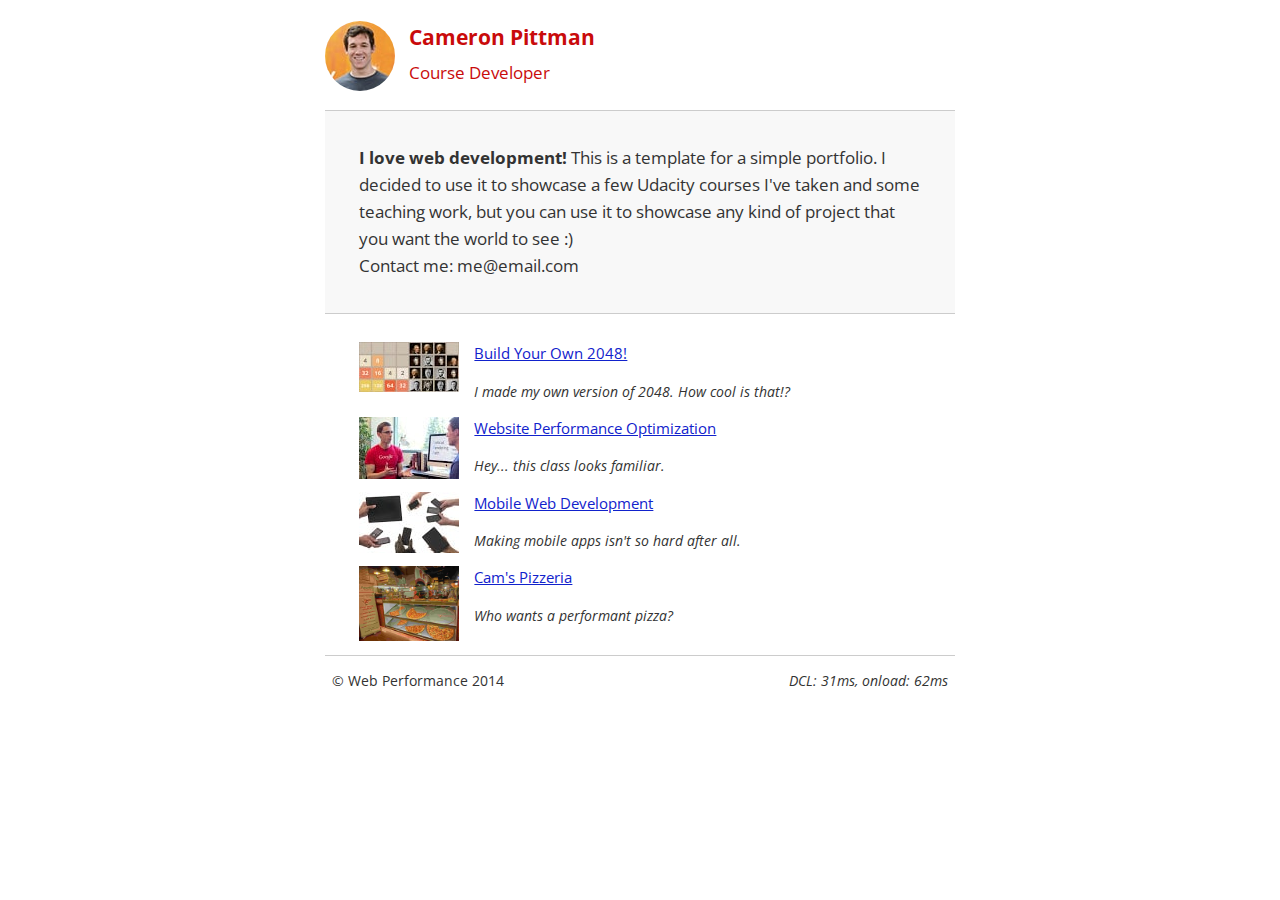
<file: frontend-nanodegree-mobile-portfolio-master/index.html>
<!DOCTYPE html>
<!-- Inlined CSS -->
<html lang="en" style="font-size: 100%;
  overflow-y: scroll;
  -webkit-tap-highlight-color: rgba(0,0,0,0);
  -ms-text-size-adjust: 100%;
  -webkit-text-size-adjust: none;">
  <head>
    <meta charset="utf-8">
    <meta name="viewport" content="width=device-width, initial-scale=1">
    <meta name="description" content=" FILL ME IN ">
    <meta name="author" content=" FILL ME IN ">
    <title>Cameron Pittman: Portfolio</title>
    <style>
      html {
  font-size: 100%;
  overflow-y: scroll;
  -ms-text-size-adjust: 100%;
  -webkit-text-size-adjust: none;
}

body {
  margin: 0;
  font-size: 14px;
  line-height: 1.61;
  font-weight: 400;
}

body {
  font-family: 'Open Sans', sans-serif;
  color: #333;
}

a {
  color: #12C;
}

a:visited {
  color: #61C;
}

strong {
  font-weight: bold;
}

ul {
  margin: 1em 0;
  padding: 0 0 0 20px;
}

img {
  border: 0;
  max-width: 100%;
}

body {
  background: #fff;
}

header,
footer,
.container {
  max-width: 45em;
  margin: 0 auto;
}

header {
  padding: 0 0.5em;
  color: #C90B0B;
}

header img {
  border-radius: 40px;
  float: left;
}

header p {
  font-size: 1.5em;
  font-weight: bold;
  padding-left: 4em;
}

header p span {
  font-size: 0.8em;
  font-weight: normal;
}

.hero {
  padding: 2em;
  background-color: #f8f8f8;
  font-size: 1.2em;
  border-bottom: 1px solid #ccc;
  border-top: 1px solid #ccc;
}

.content {
  padding: 1em 1em;
}

.content li {
  list-style-type: none;
  font-size: 1.1em;
}

li img {
  float: left;
  padding-right: 1em;
}

li p {
  font-size: 0.9em;
  font-style: italic;
}

footer {
  padding: 0 0.5em;
  border-top: 1px solid #ccc;
}

footer span {
  float: right;
  font-style: italic;
}
/*CSS for mobile*/
@media only screen and (max-width: 480px) {
  body {
    font-size: 12px;
  }

  header p {
    padding-left: 4.5em;
  }
}
    </style>

    <!-- Hmm, what is the impact of web fonts on speed? Measure it... -->
    <link href="//fonts.googleapis.com/css?family=Open+Sans:400,700" rel="stylesheet" media="none" onload="if(media!='all')media='all'">

    
    <!-- Added the print media query -->
    <link href="css/print.css" rel="stylesheet" media="print">

    <script>
      (function(w,g){w['GoogleAnalyticsObject']=g;
      w[g]=w[g]||function(){(w[g].q=w[g].q||[]).push(arguments)};w[g].l=1*new Date();})(window,'ga');
      // Optional TODO: replace with your Google Analytics profile ID.
      ga('create', 'UA-XXXX-Y');
      ga('send', 'pageview');
    </script>
    <script async src="http://www.google-analytics.com/analytics.js"></script>
    <script async src="js/perfmatters.js"></script>
  </head>

  <body>
    <header>
      <a href="/"><img src="img/profilepic.jpg"></a>
      <p>Cameron Pittman<br><span>Course Developer</span></p>
    </header>

    <div class="container">
      <div class="hero">
        <strong>I love web development!</strong> This is a template for a simple portfolio. I decided to use it to showcase a few Udacity courses I've taken and some teaching work, but you can use it to showcase any kind of project that you want the world to see :) <br> Contact me: me@email.com
      </div>

      <div class="content">
        <ul>
          <li>
            <img src="img/president-2048.jpg">
            <a href="project-2048.html">Build Your Own 2048!</a>
            <p>I made my own version of 2048. How cool is that!?</p>
          </li>

          <li>
            <img src="img/talking.jpg">
            <a href="project-webperf.html">Website Performance Optimization</a>
            <p>Hey... this class looks familiar.</p>
          </li>

          <li>
            <img src="img/phone.jpg">
            <a href="project-mobile.html">Mobile Web Development</a>
            <p>Making mobile apps isn't so hard after all.</p>
          </li>

          <li>
            <img style="width: 100px;" src="views/images/pizzeria.jpg">
            <a href="views/pizza.html">Cam's Pizzeria</a>
            <p>Who wants a performant pizza?</p>
          </li>
        </ul>
      </div>

      <footer>
        <p>&copy; Web Performance 2014 <span id="crp-stats"></span></p>
      </footer>
    </div>
    <!-- Link to general CSS -->
    <link href="css/style.css" rel="stylesheet">
    <!-- Link to mobile CSS -->
    <link href="css/style-mobile.css" rel="stylesheet" media="only screen and (max-width: 480px)"> 
  </body>
</html>
</file>
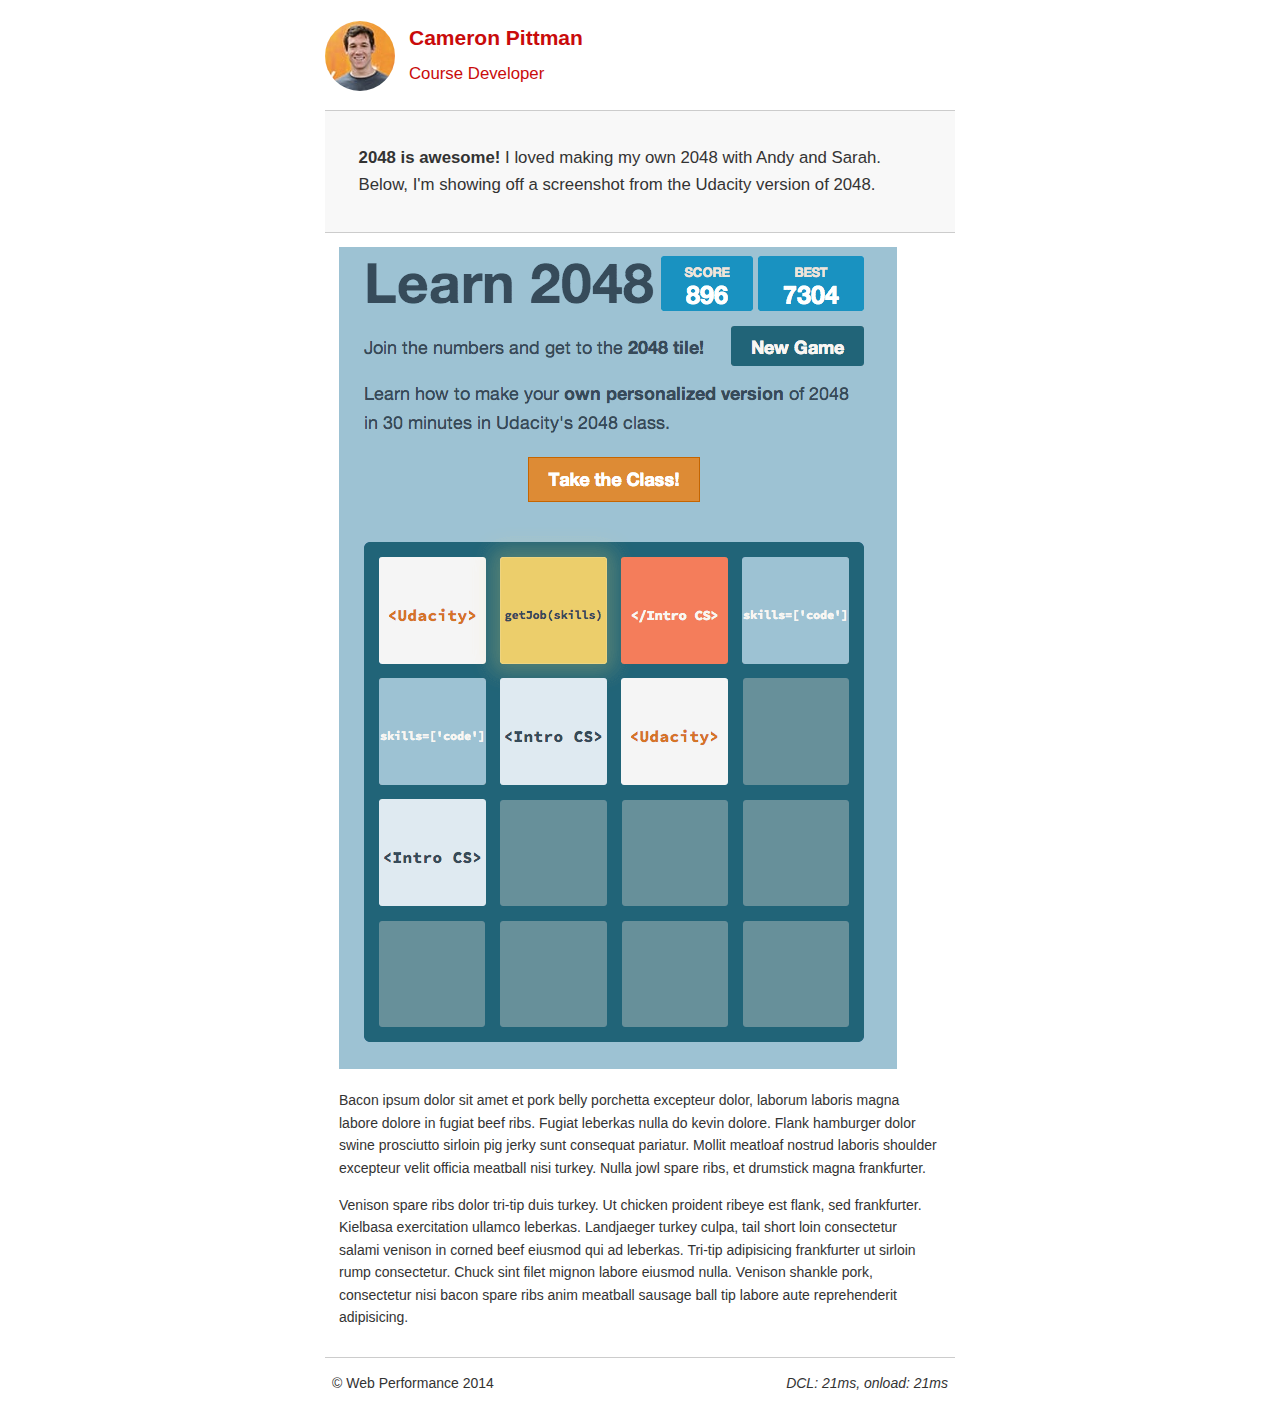
<file: frontend-nanodegree-mobile-portfolio-master/project-2048.html>
<!DOCTYPE html>
<html lang="en">
  <head>
    <meta charset="utf-8">
    <meta name="viewport" content="width=device-width, initial-scale=1">
    <meta name="description" content=" FILL ME IN ">
    <meta name="author" content=" FILL ME IN ">
    <title>Cameron Pittman: Portfolio</title>

    <!-- Hmm, what is the impact of web fonts on speed? Measure it... -->
    <!-- <link href="//fonts.googleapis.com/css?family=Open+Sans:400,700" rel="stylesheet"> -->

    <link href="css/style.css" rel="stylesheet">
    <link href="css/print.css" rel="stylesheet">

    <script>
      (function(w,g){w['GoogleAnalyticsObject']=g;
      w[g]=w[g]||function(){(w[g].q=w[g].q||[]).push(arguments)};w[g].l=1*new Date();})(window,'ga');

      // Optional TODO: replace with your Google Analytics profile ID.
      ga('create', 'UA-XXXX-Y');
      ga('send', 'pageview');
    </script>
    <script src="//www.google-analytics.com/analytics.js"></script>
    <script src="js/perfmatters.js"></script>
  </head>

  <body>
    <header>
      <a href="/"><img src="img/profilepic.jpg"></a>
      <p>Cameron Pittman<br><span>Course Developer</span></p>
    </header>

    <div class="container">
      <div class="hero">
        <strong>2048 is awesome!</strong> I loved making my own 2048 with Andy and Sarah. Below, I'm showing off a screenshot from the Udacity version of 2048.
      </div>

      <div class="content">

        <img class="img-responsive" src="img/2048.png">

        <p>Bacon ipsum dolor sit amet et pork belly porchetta excepteur dolor, laborum laboris magna labore dolore in fugiat beef ribs. Fugiat leberkas nulla do kevin dolore. Flank hamburger dolor swine prosciutto sirloin pig jerky sunt consequat pariatur. Mollit meatloaf nostrud laboris shoulder excepteur velit officia meatball nisi turkey. Nulla jowl spare ribs, et drumstick magna frankfurter.</p>

        <p>Venison spare ribs dolor tri-tip duis turkey. Ut chicken proident ribeye est flank, sed frankfurter. Kielbasa exercitation ullamco leberkas. Landjaeger turkey culpa, tail short loin consectetur salami venison in corned beef eiusmod qui ad leberkas. Tri-tip adipisicing frankfurter ut sirloin rump consectetur. Chuck sint filet mignon labore eiusmod nulla. Venison shankle pork, consectetur nisi bacon spare ribs anim meatball sausage ball tip labore aute reprehenderit adipisicing.</p>

    </div>

    <footer>
      <p>&copy; Web Performance 2014 <span id="crp-stats"></span></p>
    </footer>
  </body>
</html>
</file>
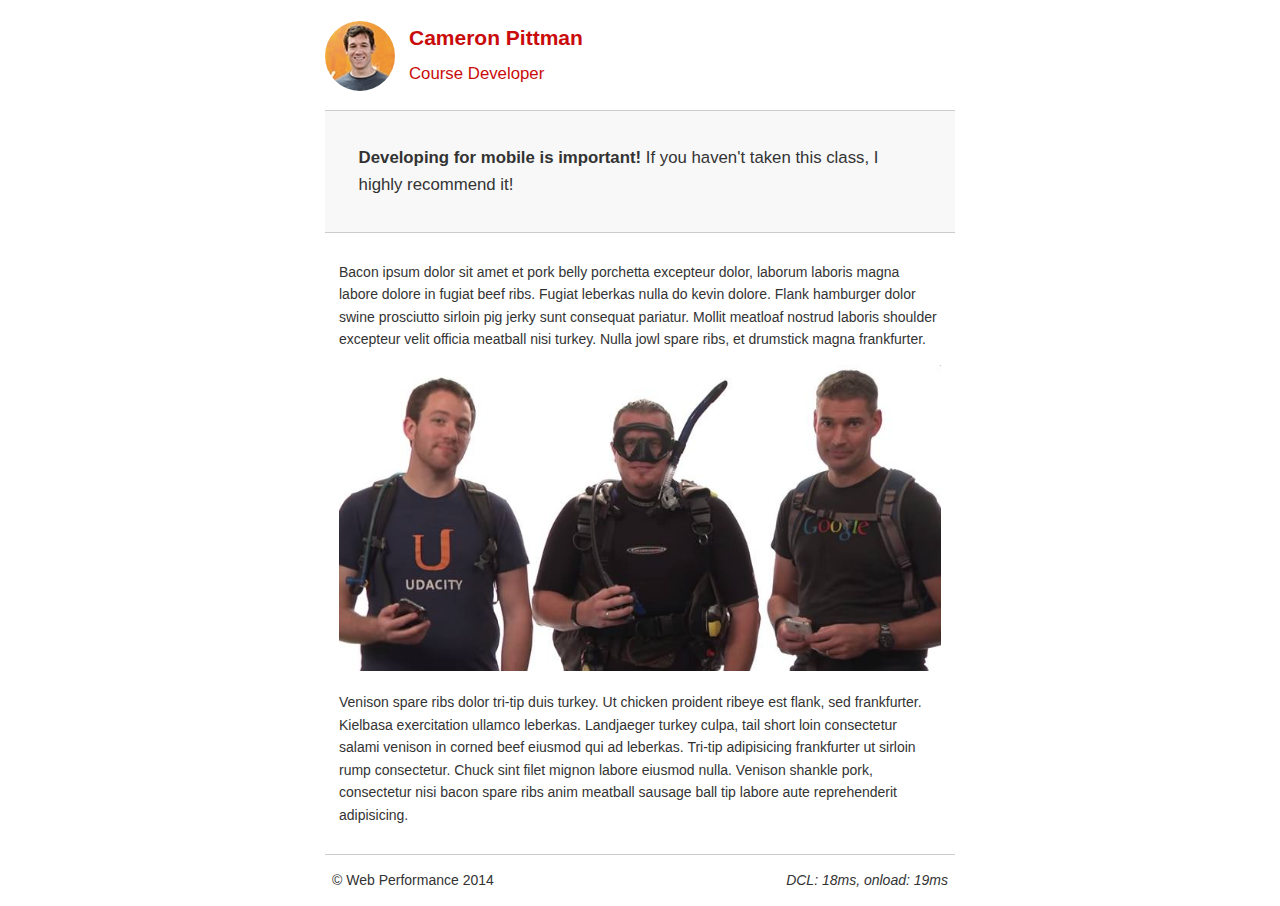
<file: frontend-nanodegree-mobile-portfolio-master/project-mobile.html>
<!DOCTYPE html>
<html lang="en">
  <head>
    <meta charset="utf-8">
    <meta name="viewport" content="width=device-width, initial-scale=1">
    <meta name="description" content=" FILL ME IN ">
    <meta name="author" content=" FILL ME IN ">
    <title>Cameron Pitman: Portfolio</title>

    <!-- Hmm, what is the impact of web fonts on speed? Measure it... -->
    <!-- <link href="//fonts.googleapis.com/css?family=Open+Sans:400,700" rel="stylesheet"> -->

    <link href="css/style.css" rel="stylesheet">
    <link href="css/print.css" rel="stylesheet">

    <script>
      (function(w,g){w['GoogleAnalyticsObject']=g;
      w[g]=w[g]||function(){(w[g].q=w[g].q||[]).push(arguments)};w[g].l=1*new Date();})(window,'ga');

      // Optional TODO: replace with your Google Analytics profile ID.
      ga('create', 'UA-XXXX-Y');
      ga('send', 'pageview');
    </script>
    <script src="http://www.google-analytics.com/analytics.js"></script>
    <script async src="js/perfmatters.js"></script>
  </head>

  <body>
    <header>
      <a href="/"><img src="img/profilepic.jpg"></a>
      <p>Cameron Pittman<br><span>Course Developer</span></p>
    </header>

    <div class="container">
      <div class="hero">
        <strong>Developing for mobile is important!</strong> If you haven't taken this class, I highly recommend it!
      </div>

      <div class="content">

        <p>Bacon ipsum dolor sit amet et pork belly porchetta excepteur dolor, laborum laboris magna labore dolore in fugiat beef ribs. Fugiat leberkas nulla do kevin dolore. Flank hamburger dolor swine prosciutto sirloin pig jerky sunt consequat pariatur. Mollit meatloaf nostrud laboris shoulder excepteur velit officia meatball nisi turkey. Nulla jowl spare ribs, et drumstick magna frankfurter.</p>

        <img src="img/mobilewebdev.jpg">

        <p>Venison spare ribs dolor tri-tip duis turkey. Ut chicken proident ribeye est flank, sed frankfurter. Kielbasa exercitation ullamco leberkas. Landjaeger turkey culpa, tail short loin consectetur salami venison in corned beef eiusmod qui ad leberkas. Tri-tip adipisicing frankfurter ut sirloin rump consectetur. Chuck sint filet mignon labore eiusmod nulla. Venison shankle pork, consectetur nisi bacon spare ribs anim meatball sausage ball tip labore aute reprehenderit adipisicing.</p>

    </div>

    <footer>
      <p>&copy; Web Performance 2014 <span id="crp-stats"></span></p>
    </footer>
  </body>
</html>
</file>
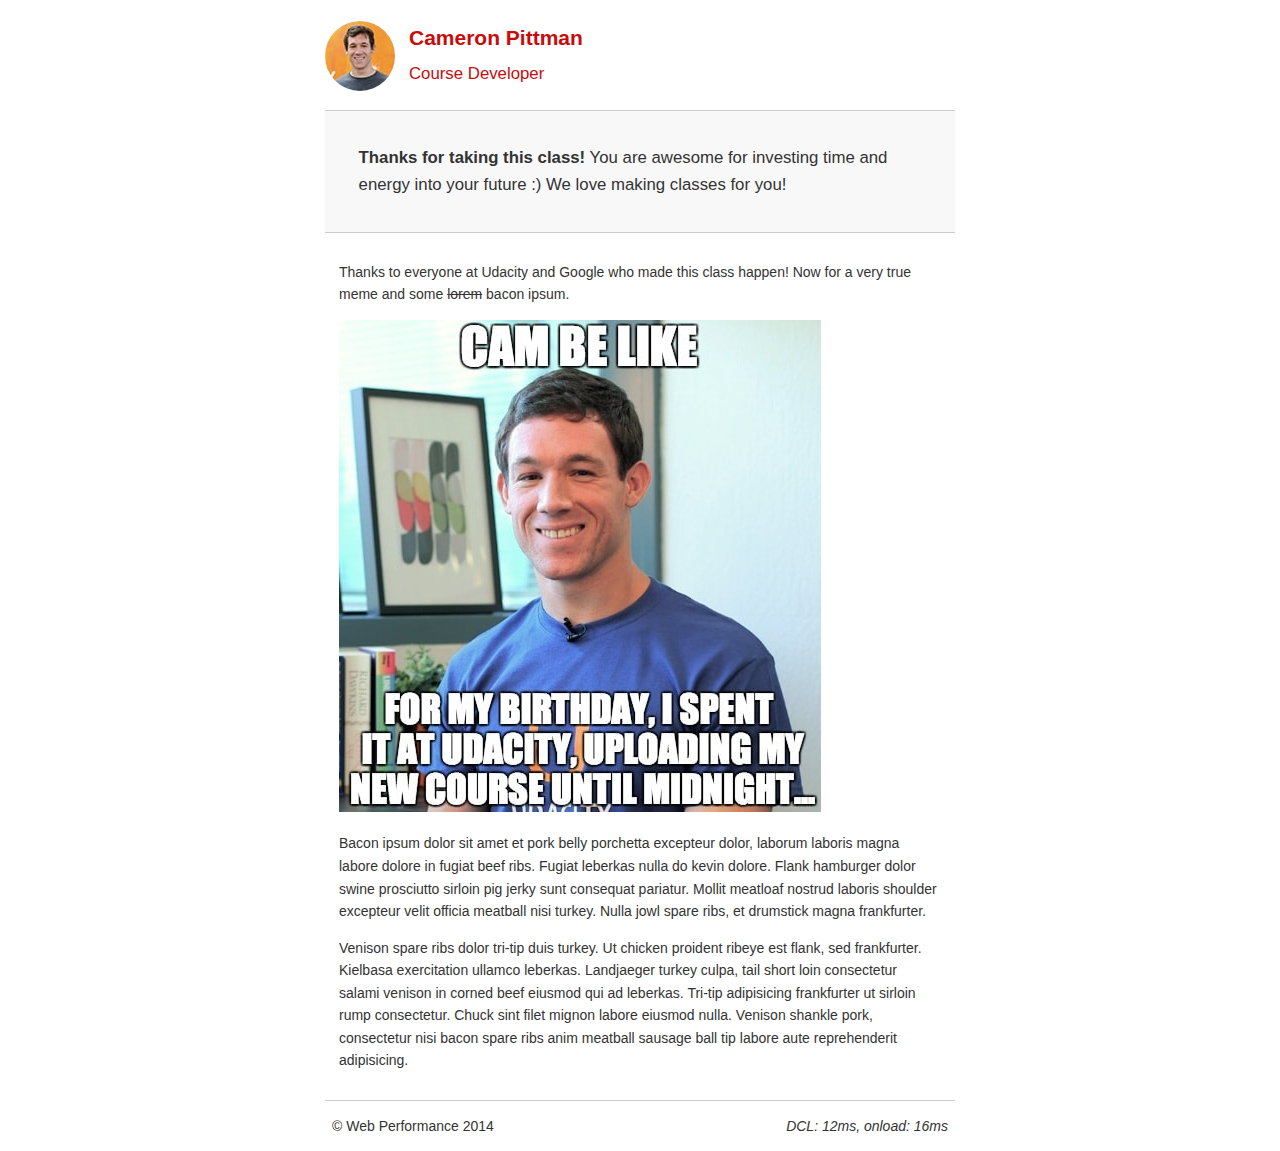
<file: frontend-nanodegree-mobile-portfolio-master/project-webperf.html>
<!DOCTYPE html>
<html lang="en">
  <head>
    <meta charset="utf-8">
    <meta name="viewport" content="width=device-width, initial-scale=1">
    <meta name="description" content=" FILL ME IN ">
    <meta name="author" content=" FILL ME IN ">
    <title>Cameron Pittman: Portfolio</title>

    <!-- Hmm, what is the impact of web fonts on speed? Measure it... -->
    <!-- <link href="//fonts.googleapis.com/css?family=Open+Sans:400,700" rel="stylesheet"> -->

    <link href="css/style.css" rel="stylesheet">
    <link href="css/print.css" rel="stylesheet">

    <script>
      (function(w,g){w['GoogleAnalyticsObject']=g;
      w[g]=w[g]||function(){(w[g].q=w[g].q||[]).push(arguments)};w[g].l=1*new Date();})(window,'ga');

      // Optional TODO: replace with your Google Analytics profile ID.
      ga('create', 'UA-XXXX-Y');
      ga('send', 'pageview');
    </script>
    <script src="http://www.google-analytics.com/analytics.js"></script>
    <script async src="js/perfmatters.js"></script>
  </head>

  <body>
    <header>
      <a href="/"><img src="img/profilepic.jpg"></a>
      <p>Cameron Pittman<br><span>Course Developer</span></p>
    </header>

    <div class="container">
      <div class="hero">
        <strong>Thanks for taking this class!</strong> You are awesome for investing time and energy into your future :) We love making classes for you!
      </div>

      <div class="content">

        <p>Thanks to everyone at Udacity and Google who made this class happen! Now for a very true meme and some <strike>lorem</strike> bacon ipsum.</p>

        <img src="img/cam_be_like.jpg">

        <p>Bacon ipsum dolor sit amet et pork belly porchetta excepteur dolor, laborum laboris magna labore dolore in fugiat beef ribs. Fugiat leberkas nulla do kevin dolore. Flank hamburger dolor swine prosciutto sirloin pig jerky sunt consequat pariatur. Mollit meatloaf nostrud laboris shoulder excepteur velit officia meatball nisi turkey. Nulla jowl spare ribs, et drumstick magna frankfurter.</p>

        <p>Venison spare ribs dolor tri-tip duis turkey. Ut chicken proident ribeye est flank, sed frankfurter. Kielbasa exercitation ullamco leberkas. Landjaeger turkey culpa, tail short loin consectetur salami venison in corned beef eiusmod qui ad leberkas. Tri-tip adipisicing frankfurter ut sirloin rump consectetur. Chuck sint filet mignon labore eiusmod nulla. Venison shankle pork, consectetur nisi bacon spare ribs anim meatball sausage ball tip labore aute reprehenderit adipisicing.</p>

    </div>

    <footer>
      <p>&copy; Web Performance 2014 <span id="crp-stats"></span></p>
    </footer>
  </body>
</html>
</file>
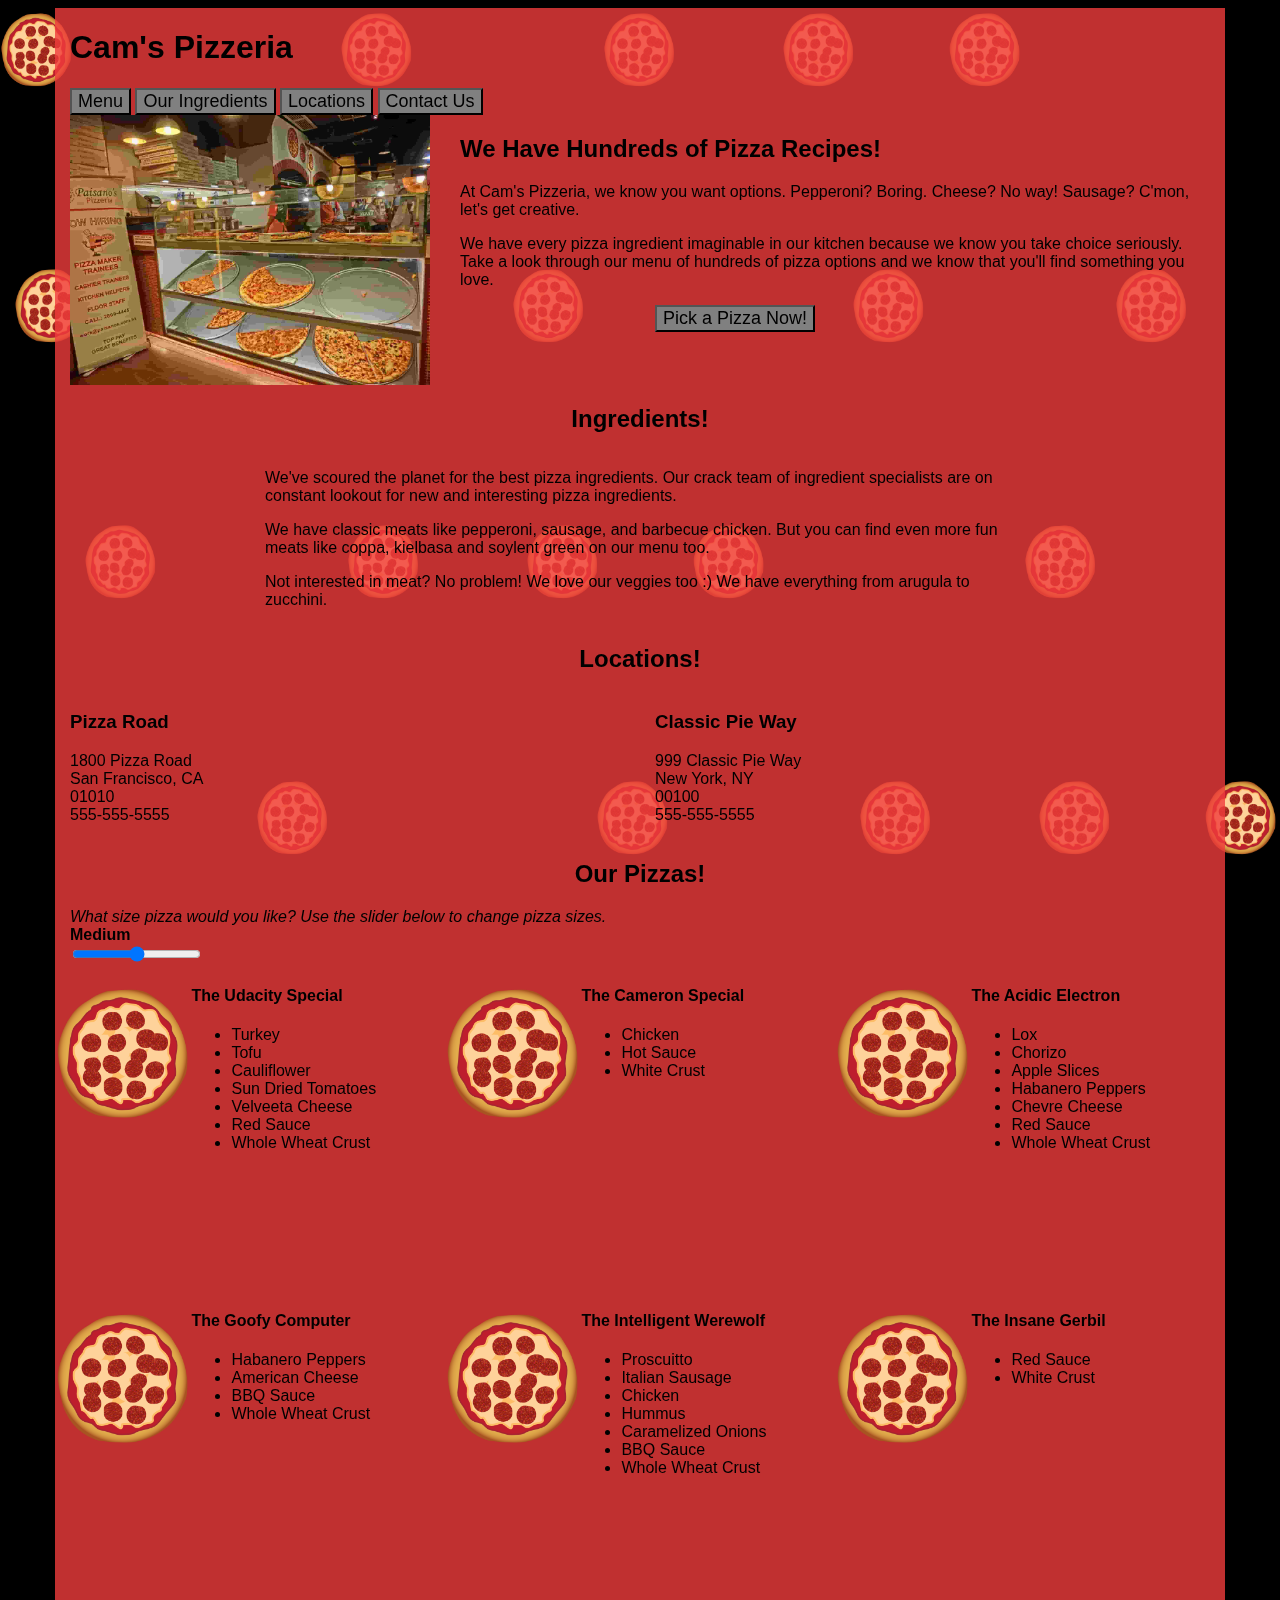
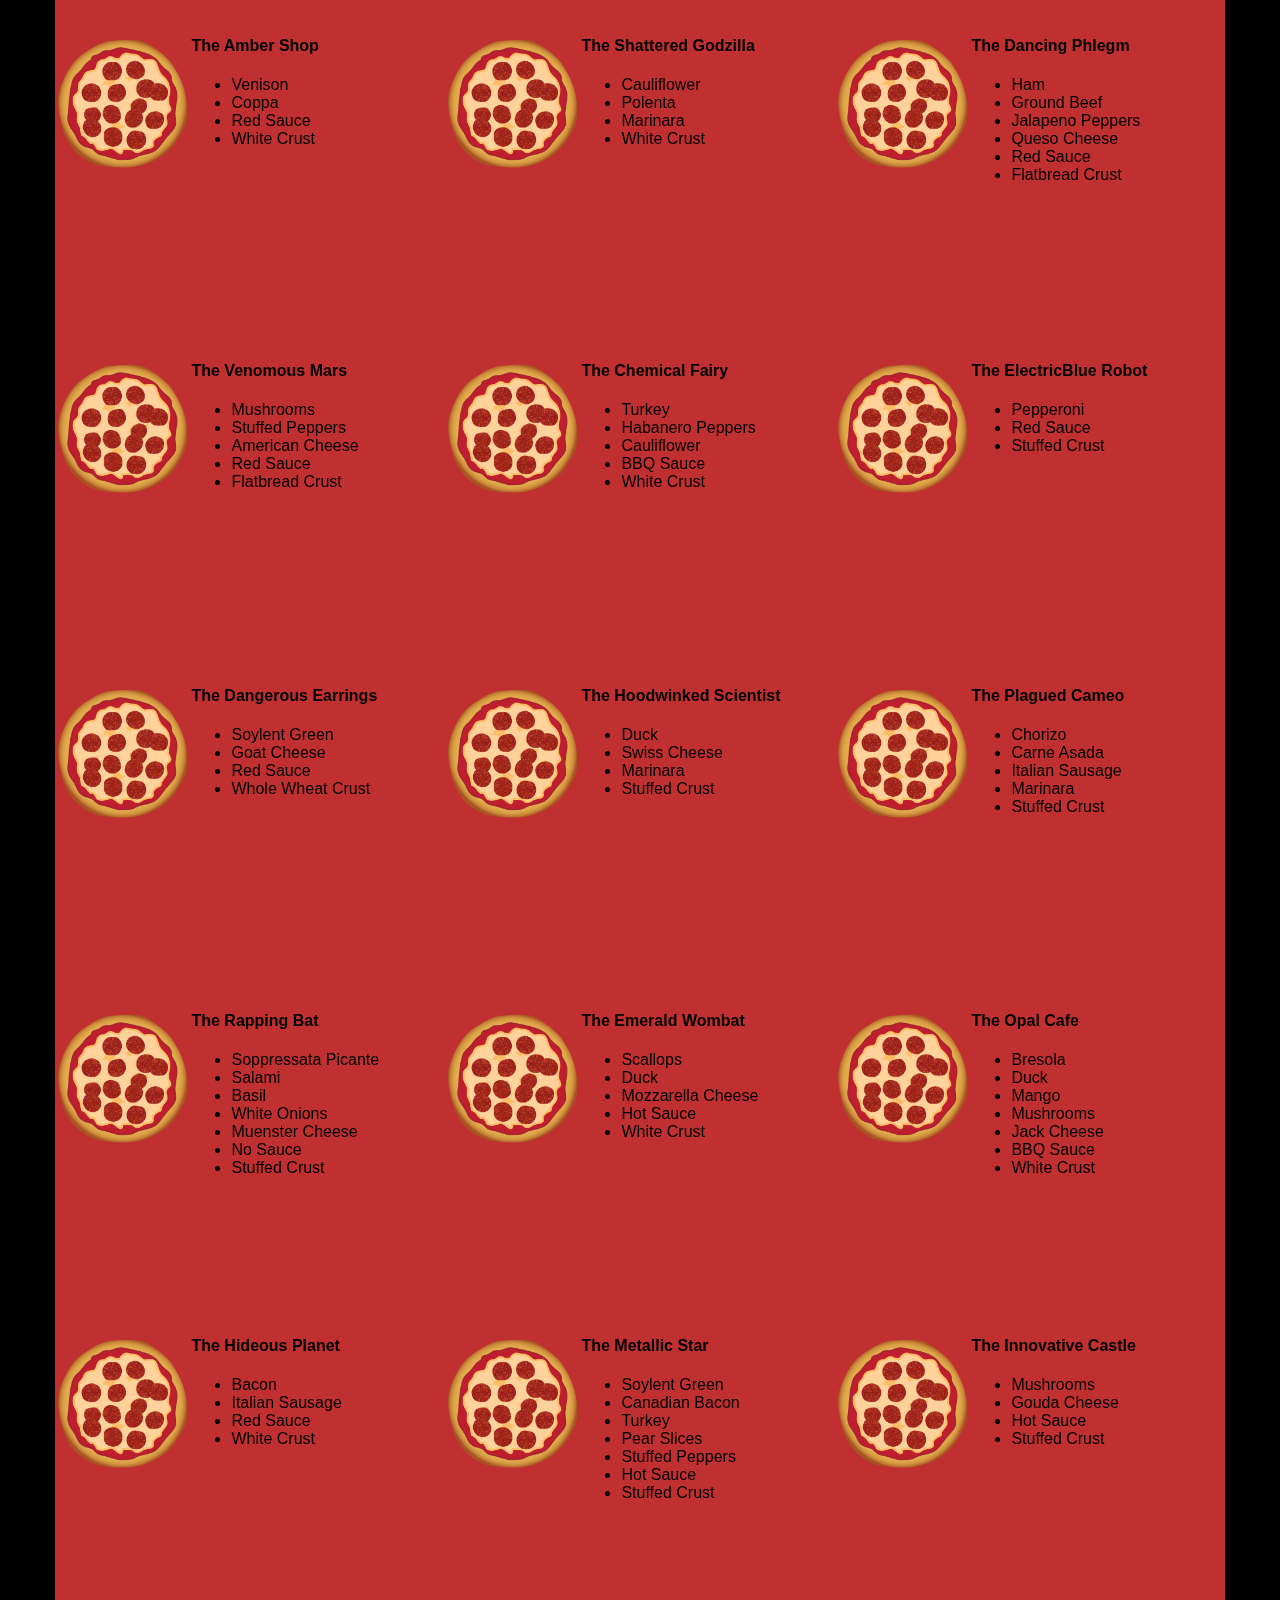
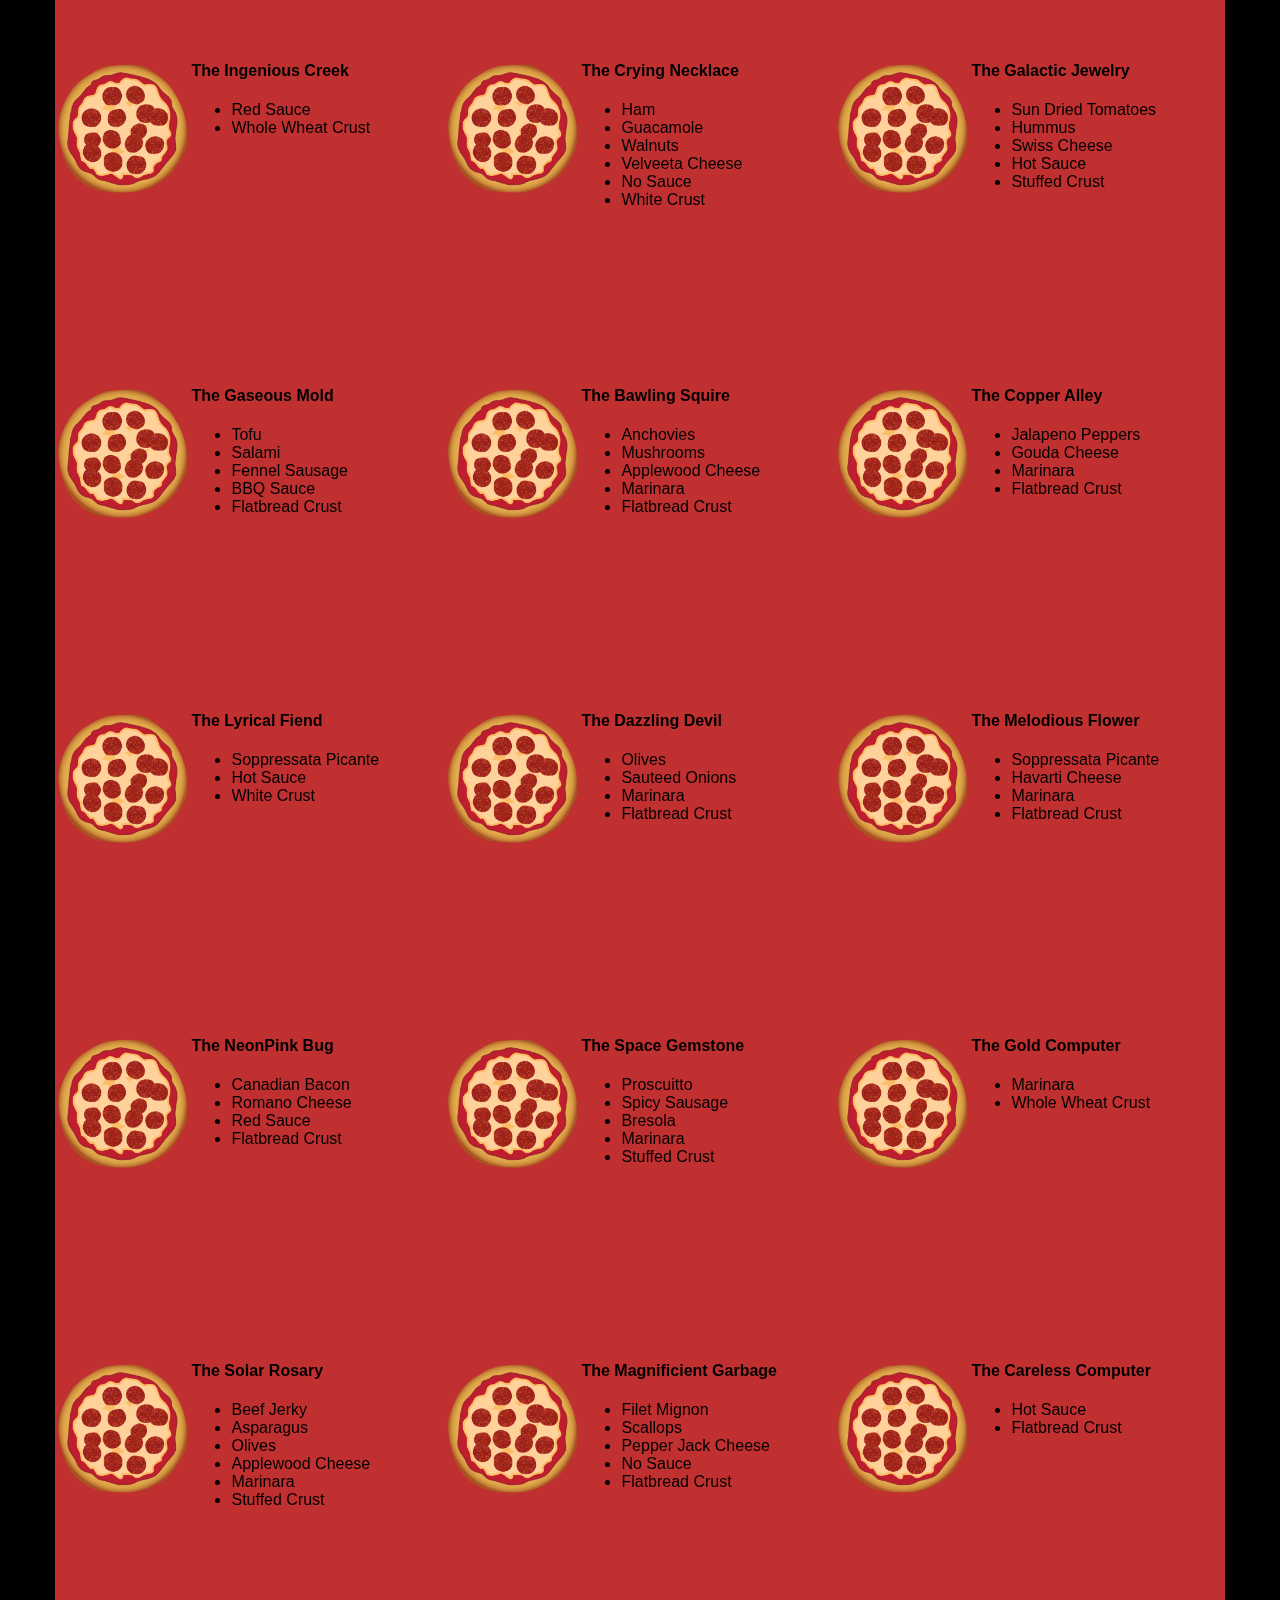
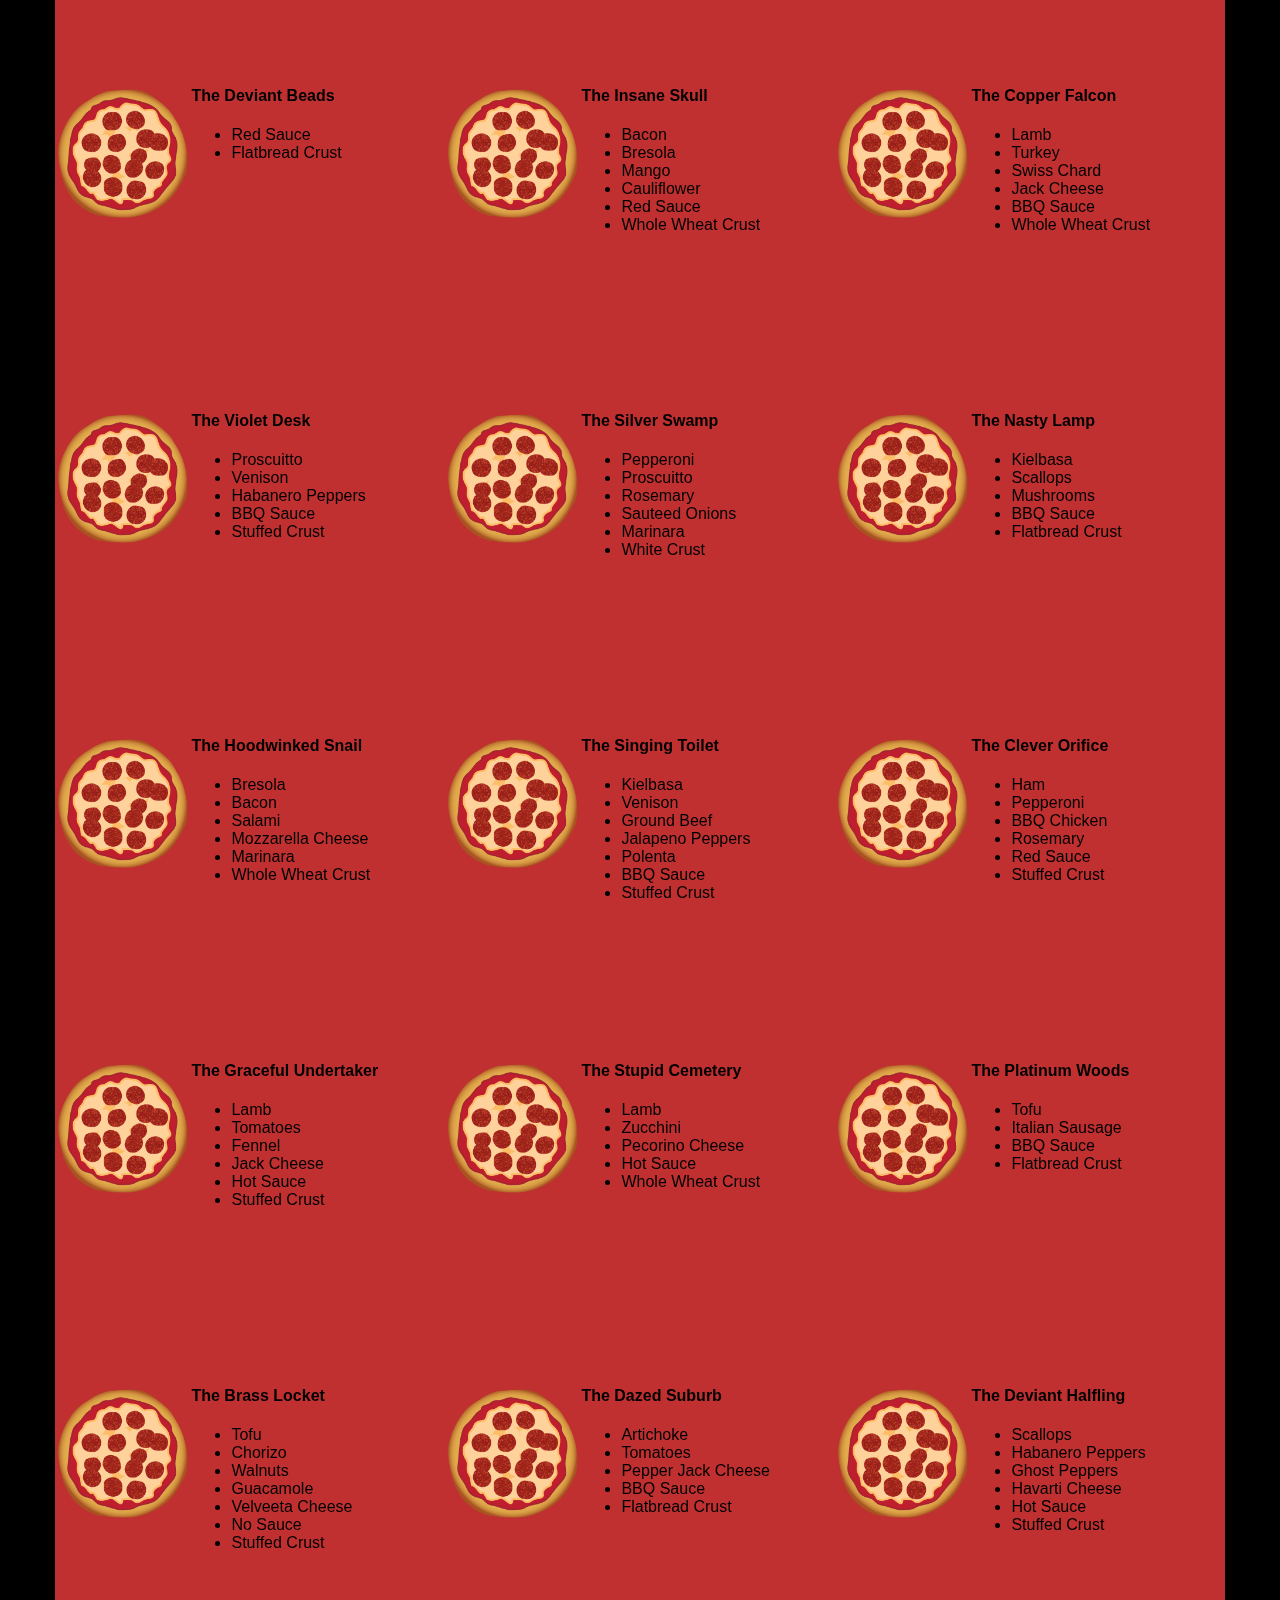
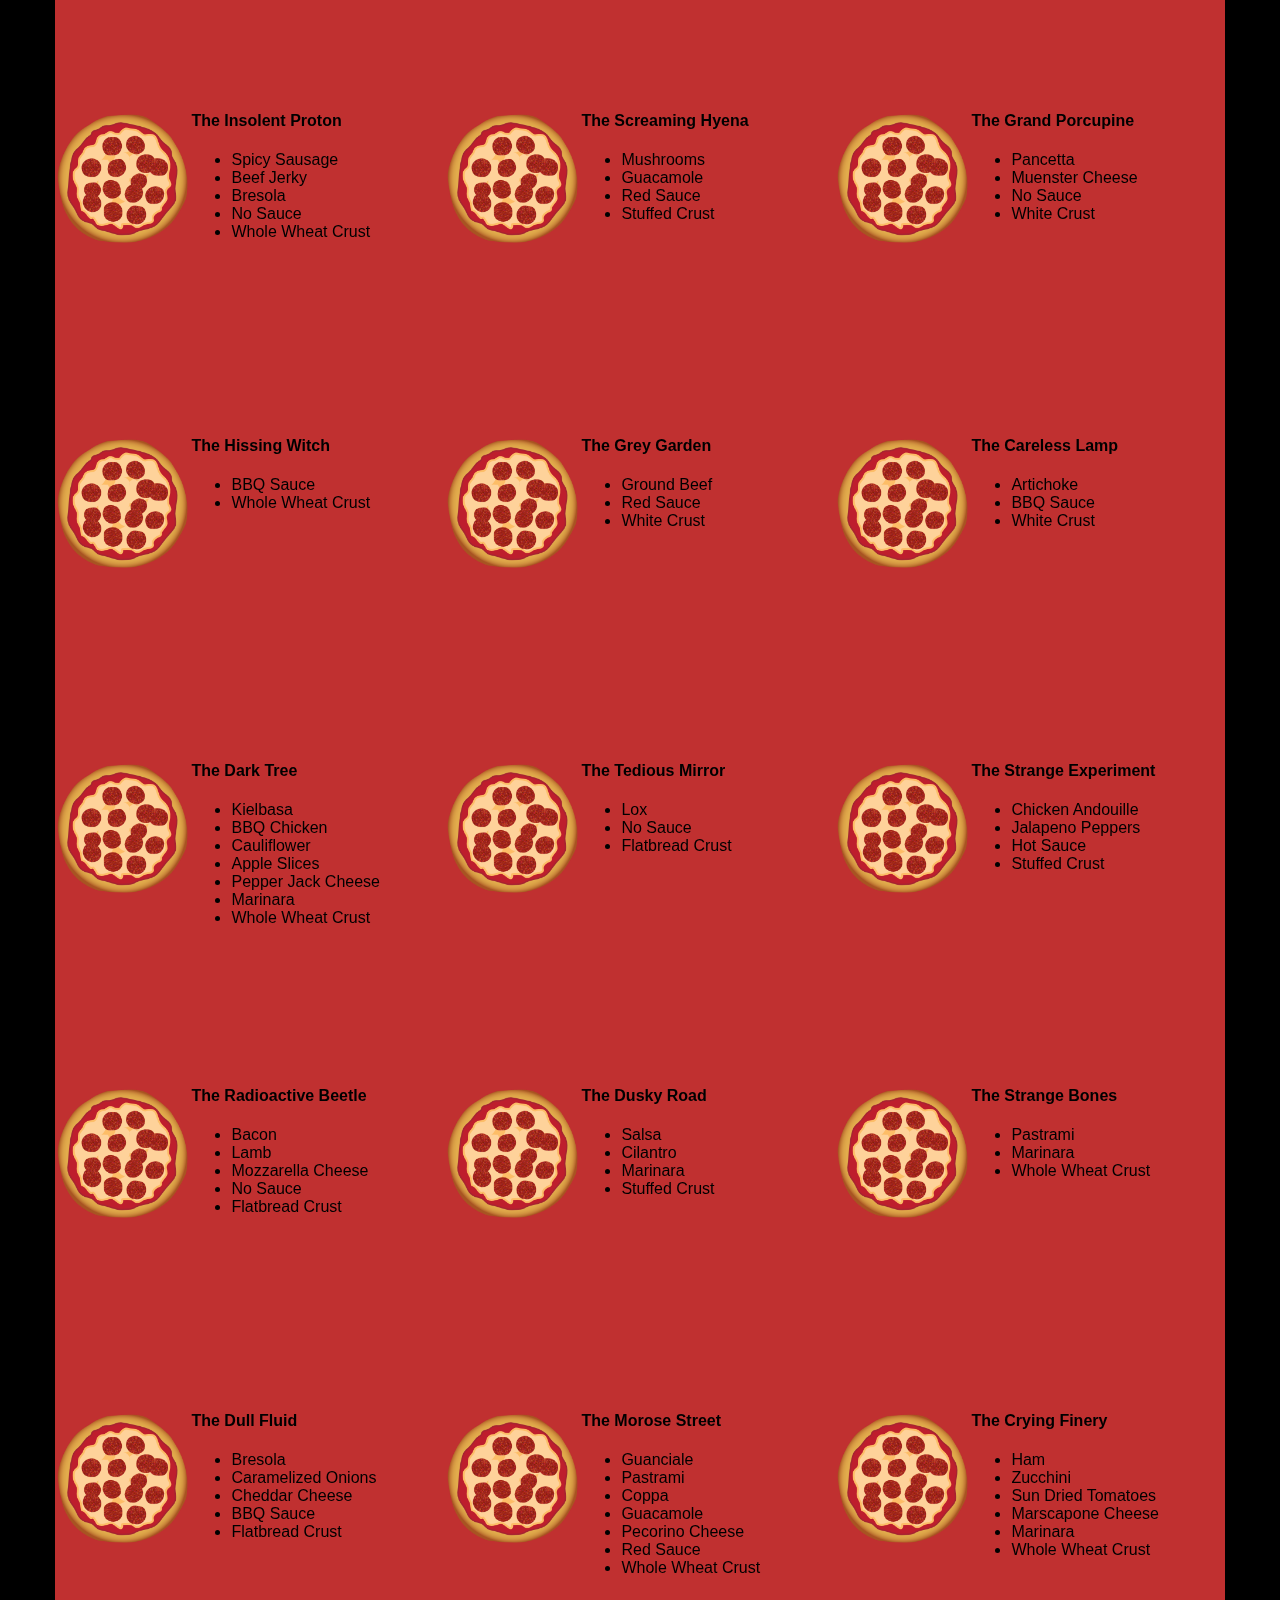
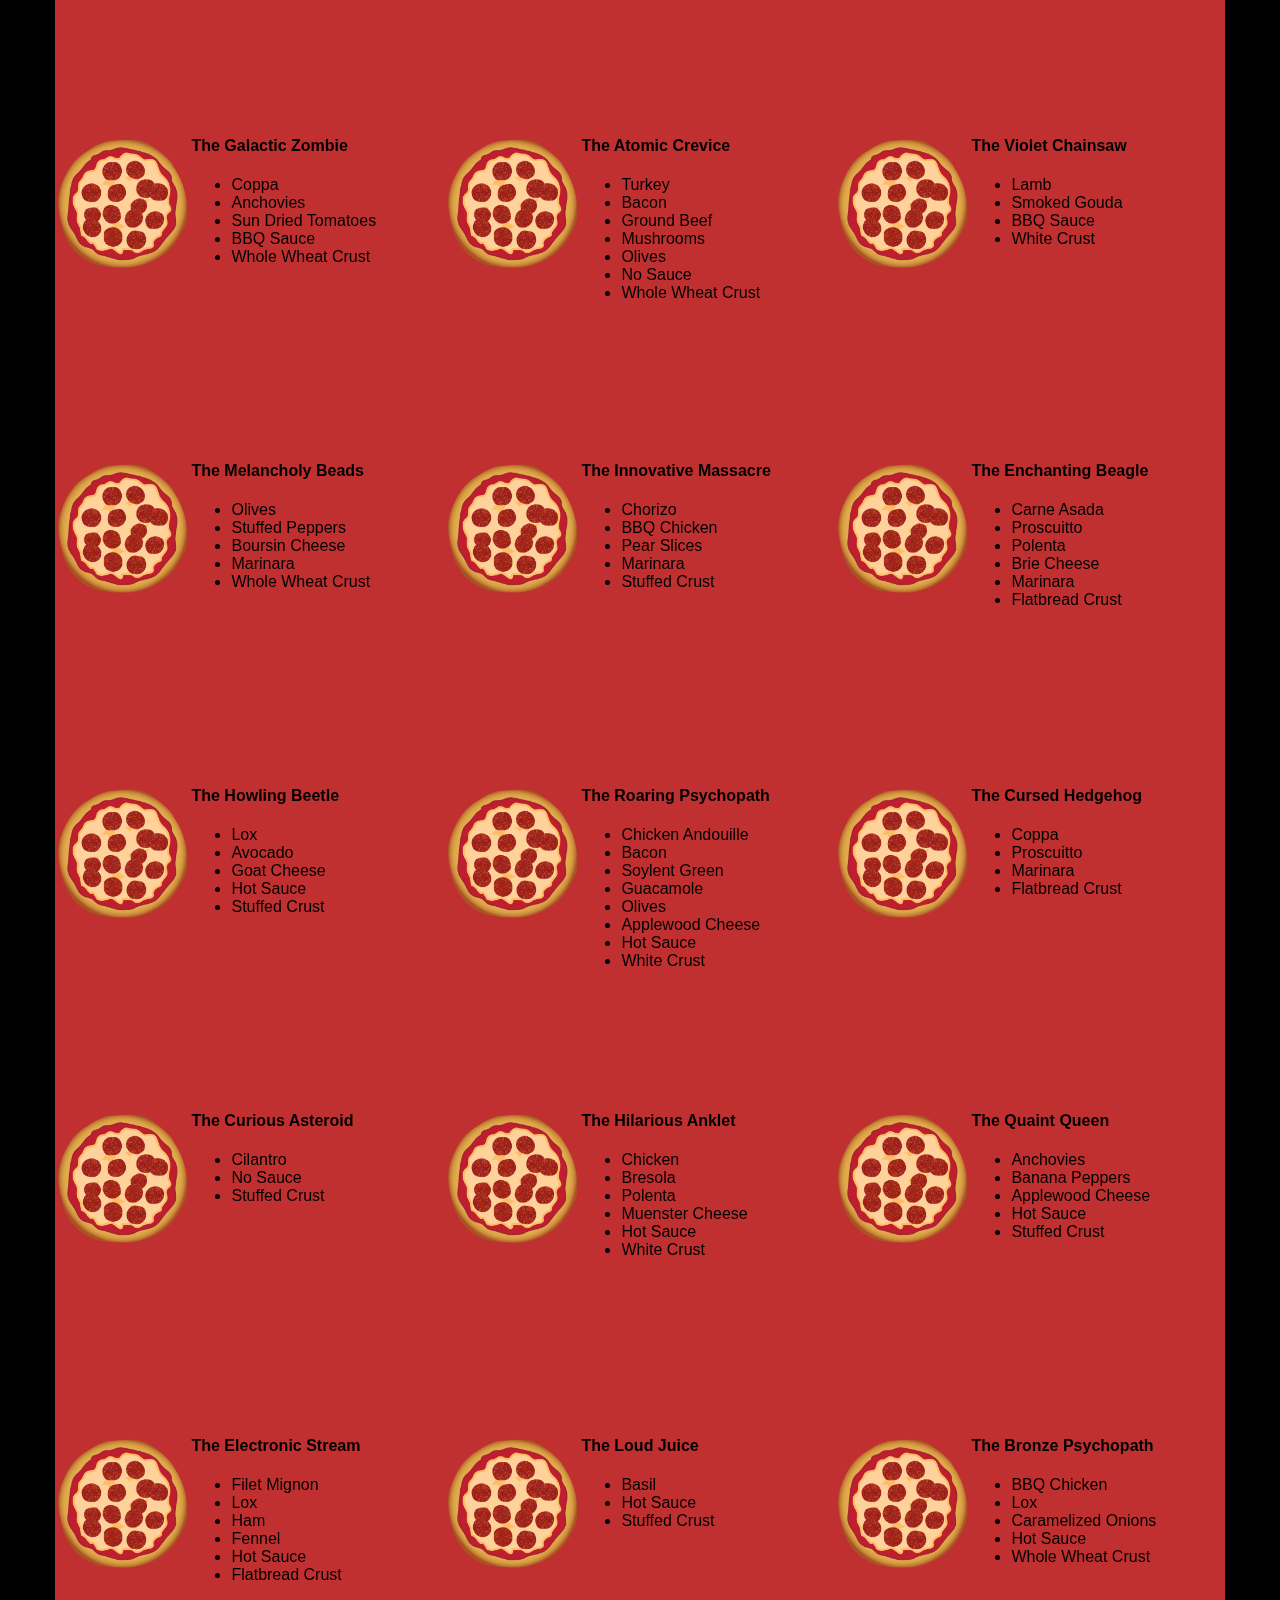
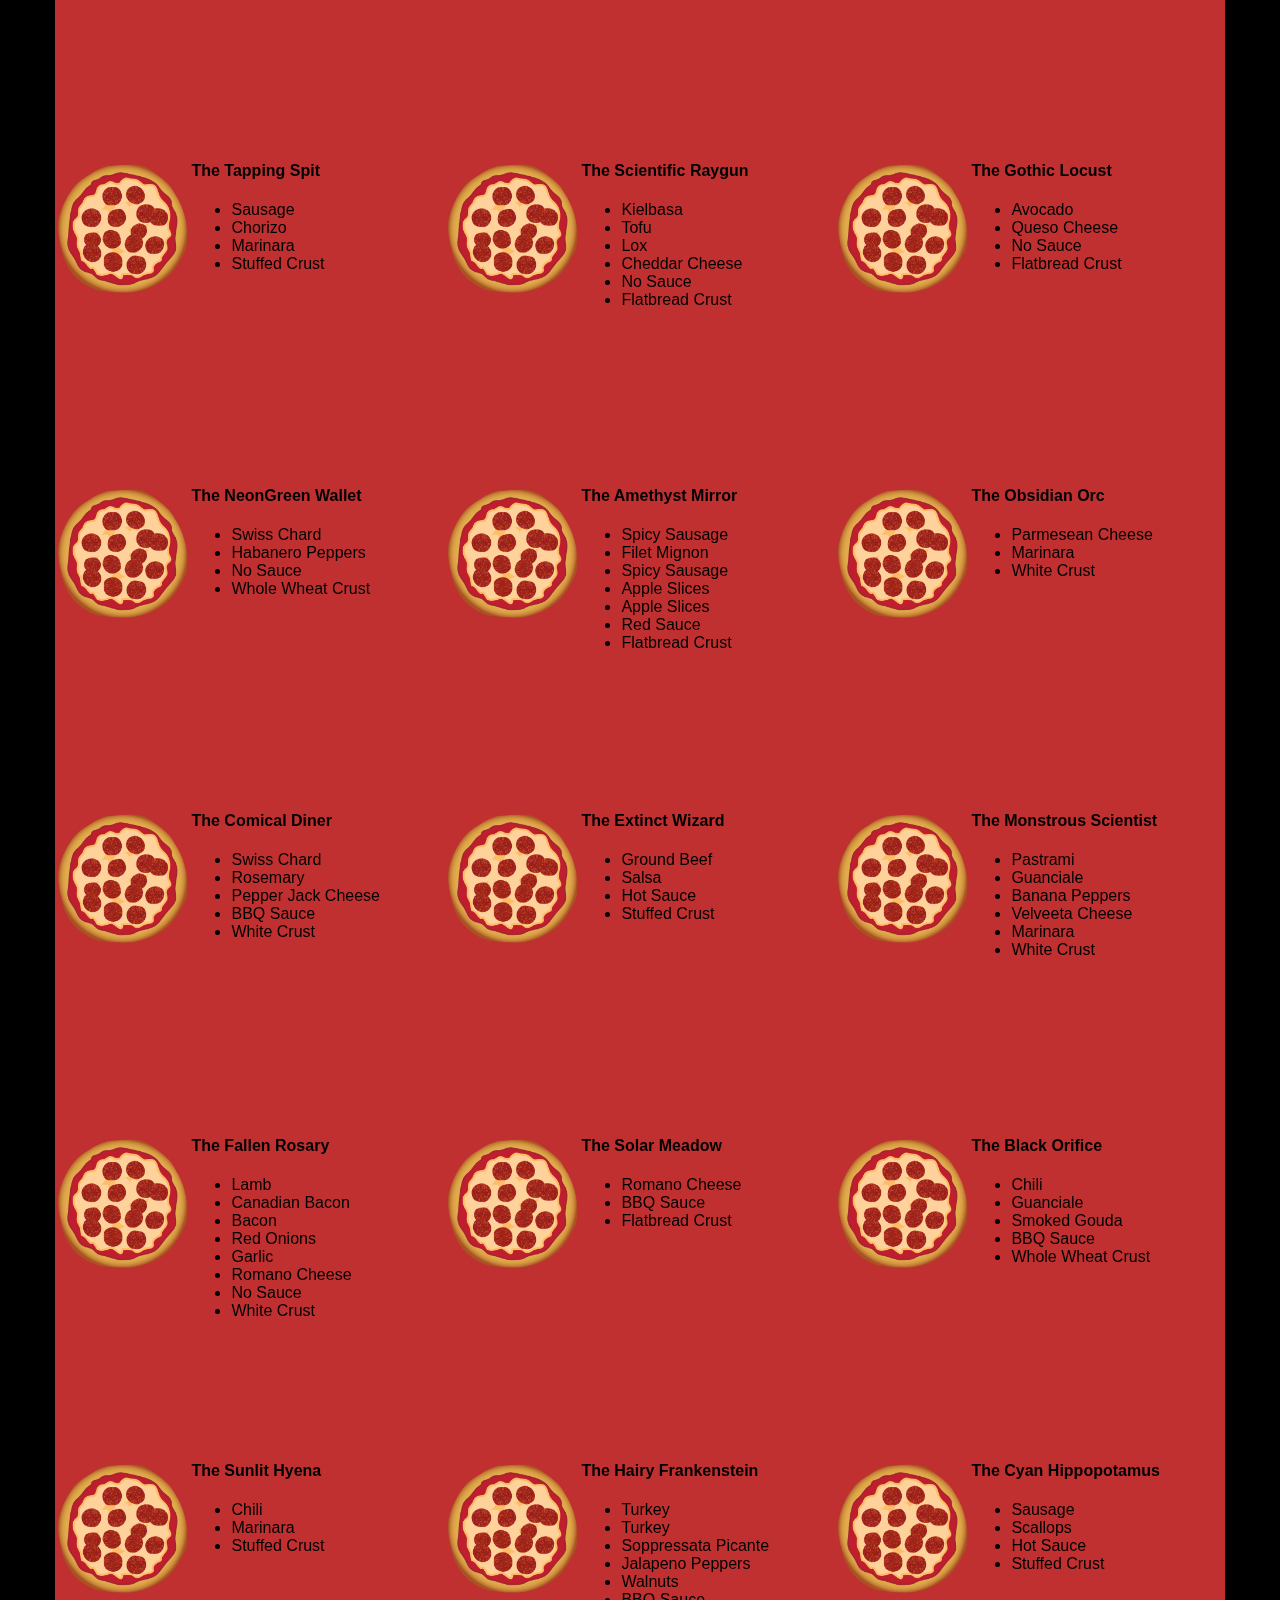
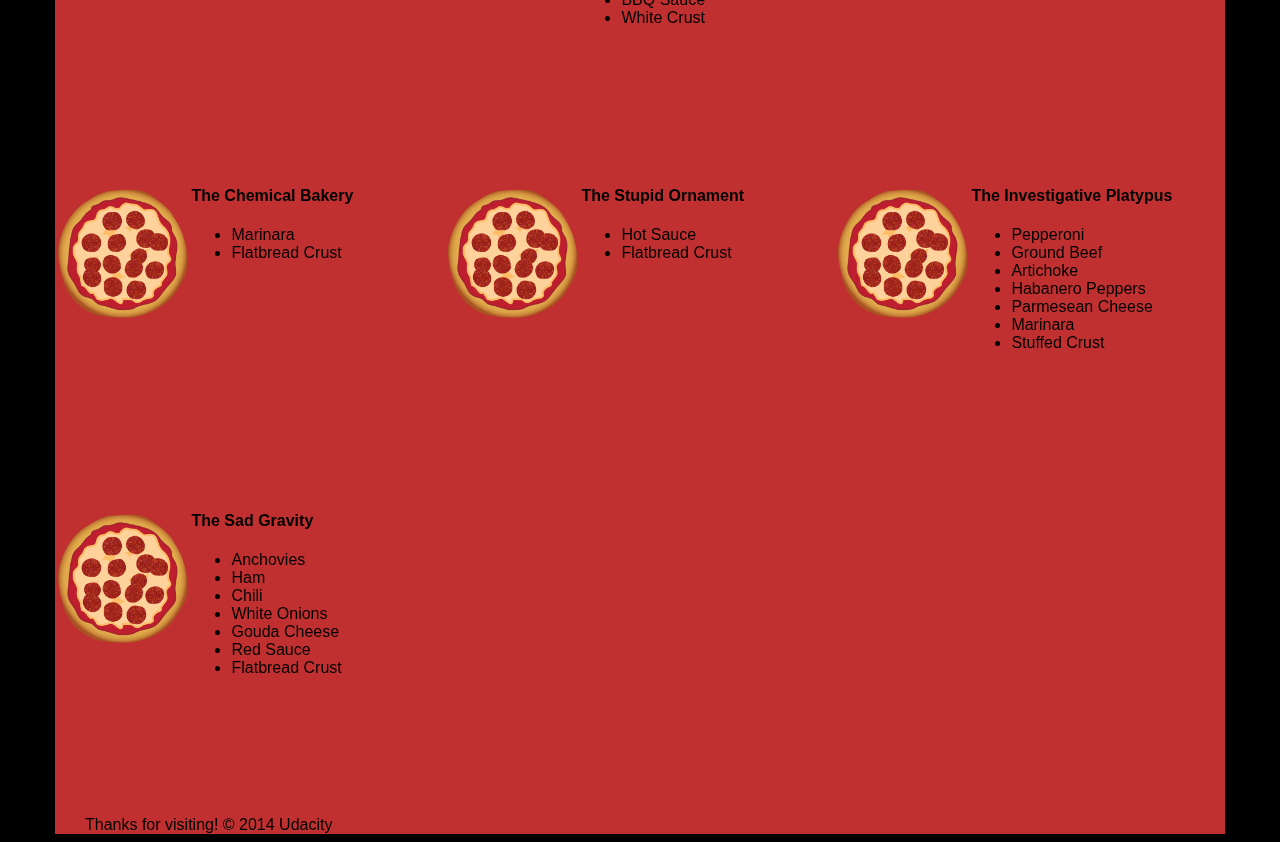
<file: frontend-nanodegree-mobile-portfolio-master/views/pizza.html>
<!DOCTYPE HTML>
<html>
<head>
  <link rel="stylesheet" href="css/style.css">
  <link rel="stylesheet" href="css/bootstrap-grid.css">
</head>

<body>
  <div class="container">
    <div id="header" class="row">
      <div class="col-md-6">
        <div class="row">
          <div class="col-md-12">
            <h1>Cam's Pizzeria</h1>
            <div class="row">
              <div id="menu" class="col-md-12">
                <form action="#randomPizzas">
                  <input type="submit" value="Menu">
                </form>
                <form action="#ingredients">
                  <input type="submit" value="Our Ingredients">
                </form>
                <form action="#locations">
                  <input type="submit" value="Locations">
                </form>
                <form action="#" onsubmit="alert('Thanks for clicking! This button doesn\'t do anything because this is a fake pizzeria :\)')">
                  <input type="submit" value="Contact Us">
                </form>
              </div>
            </div>
          </div>
        </div>
      </div>
      <div id="movingPizzas1" class="col-md-6">
      </div>
    </div>
    <div id="callToAction" class="row">
      <div class="col-md-4">
        <img src="images/pizzeria.jpg" class="img-responsive"> <!-- Image credit to: http://commons.wikimedia.org/wiki/File:HK_TST_night_%E5%98%89%E8%98%AD%E9%81%93_Granville_Road_restaurant_Paisano's_Pizzeria_pizza_Dec-2013.JPG -->
      </div>
      <div class="col-md-8">
        <div class="row">
          <div class="col-md-12">
            <h2>We Have Hundreds of Pizza Recipes!</h2>
            <p>At Cam's Pizzeria, we know you want options. Pepperoni? Boring. Cheese? No way! Sausage? C'mon, let's get creative.</p>

            <p>We have every pizza ingredient imaginable in our kitchen because we know you take choice seriously. Take a look through our menu of hundreds of pizza options and we know that you'll find something you love.</p>
          </div>
        </div>
        <div class="row">
          <div class="col-md-6 col-md-push-3">
            <form action="#randomPizzas">
              <input type="submit" value="Pick a Pizza Now!">
            </form>
          </div>
        </div>
      </div>
    </div>
    <div id="ingredients" class="row">
      <div class="col-md-8 col-md-push-2">
        <div class="row">
          <div class="col-md-12 centered">
            <h2>Ingredients!</h2>
          </div>
        </div>
        <div class="row">
          <div class="col-md-12">
            <p>We've scoured the planet for the best pizza ingredients. Our crack team of ingredient specialists are on constant lookout for new and interesting pizza ingredients.</p>

            <p>We have classic meats like pepperoni, sausage, and barbecue chicken. But you can find even more fun meats like coppa, kielbasa and soylent green on our menu too.</p>

            <p>Not interested in meat? No problem! We love our veggies too :) We have everything from arugula to zucchini.</p>
          </div>
        </div>
      </div>
    </div>
    <div id="locations" class="row">
      <div class="col-md-12">
        <h2 style="text-align: center">Locations!</h2>
        <div class="row">
          <div class="col-md-6">
            <h3>Pizza Road</h3>
            <p>1800 Pizza Road<br>San Francisco, CA<br>01010<br>555-555-5555</p>
          </div>
          <div class="col-md-6">
            <h3>Classic Pie Way</h3>
            <p>999 Classic Pie Way<br>New York, NY<br>00100<br>555-555-5555</p>
          </div>
        </div>
      </div>
    </div>
    <div id="pizzaGenerator" class="row">
      <div class="col-md-12">
        <h2 style="text-align: center">Our Pizzas!</h2>
        <div class="row">
          <div class="col-md-12">
            <em>What size pizza would you like? Use the slider below to change pizza sizes.</em>
          </div>
          <div id="pizzaSize" class="col-md-6">Medium</div>
          <div class="col-md-12">
            <input id="sizeSlider" type="range" min="1" max="3" value="2" step="1" onchange="resizePizzas(this.value)"></input>
          </div>
        </div>
        <div id="randomPizzas" class="row">
          <div id="pizza0" class="randomPizzaContainer" style="width:33.33%; height: 325px;">
            <div style="width:35%">
              <img src="images/pizza.png" class="img-responsive">
            </div>
            <div style="width:65%">
              <h4>The Udacity Special</h4>
              <ul>
                <li>Turkey</li>
                <li>Tofu</li>
                <li>Cauliflower</li>
                <li>Sun Dried Tomatoes</li>
                <li>Velveeta Cheese</li>
                <li>Red Sauce</li>
                <li>Whole Wheat Crust</li>
              </ul>
            </div>
          </div>
          <div id="pizza1" class="randomPizzaContainer" style="width:33.33%; height: 325px;">
            <div style="width:35%">
              <img src="images/pizza.png" class="img-responsive">
            </div>
            <div style="width:65%">
              <h4>The Cameron Special</h4>
              <ul>
                <li>Chicken</li>
                <li>Hot Sauce</li>
                <li>White Crust</li>
              </ul>
            </div>
          </div>
        </div>
      </div>
    </div>
    <div id="footer" class="col-md-12">Thanks for visiting! &copy; 2014 Udacity</div>
  </div>
  <script type="text/javascript" src="js/main.js"></script>
</body>

</html>
</html>
</file>
<file: frontend-nanodegree-mobile-portfolio-master/css/print.css>
@media print {
  * { background: transparent !important; color: black !important; text-shadow: none !important; filter:none !important; -ms-filter: none !important; }
  a, a:visited { color: #444 !important; text-decoration: underline; }
  a[href]:after { content: " (" attr(href) ")"; }
  tr, img { page-break-inside: avoid; }
  img { max-width: 100% !important; }
  @page { margin: 0.5cm; }
  p, h2, h3 { orphans: 3; widows: 3; }
  h2, h3{ page-break-after: avoid; }
}
</file>
<file: frontend-nanodegree-mobile-portfolio-master/css/style.css>
html {
  font-size: 100%;
  overflow-y: scroll;
  -webkit-tap-highlight-color: rgba(0,0,0,0);
  -ms-text-size-adjust: 100%;
  -webkit-text-size-adjust: none;
}
body { margin: 0; font-size: 14px; line-height: 1.61; font-weight: 400; }
body, button, input, select, textarea { font-family: 'Open Sans', sans-serif; color: #333; }

a { color: #12C; }
a:visited { color: #61C; }
a:focus { outline: thin dotted; }
a:hover, a:active { color: #c00; outline: 0; }

b, strong { font-weight: bold; }
pre, code { font-family: monospace, monospace; font-size: 1em; }
ul, ol { margin: 1em 0; padding: 0 0 0 20px; }
img { border: 0; max-width: 100%; }

body { background: #fff; }
header, footer, .container { max-width: 45em; margin: 0 auto; }

header { padding: 0 0.5em; color: #C90B0B; }
header img { border-radius: 40px; float: left; }
header p { font-size:1.5em; font-weight: bold; padding-left: 4em;}
header p span { font-size: 0.8em; font-weight: normal;}

.hero { padding: 2em; background-color: #f8f8f8; font-size:1.2em;
  border-bottom: 1px solid #ccc;
  border-top: 1px solid #ccc;
}

.content { padding: 1em 1em; }
.content li { list-style-type: none; font-size: 1.1em;}
li img { float:left; padding-right: 1em; }
li p { font-size: 0.9em; font-style: italic; }

footer {
  padding: 0 0.5em;
  border-top: 1px solid #ccc;
}
footer span { float: right; font-style: italic; }
</file>
<file: frontend-nanodegree-mobile-portfolio-master/css/style-mobile.css>
/* Smartphones (portrait) */
@media only screen and (max-width: 480px) {
  body { font-size: 12px;}
  header p { padding-left: 4.5em;}
}
</file>
<file: frontend-nanodegree-mobile-portfolio-master/views/css/style.css>
/** {
  outline: 1px solid red !important;
}*/
* {
  -webkit-box-sizing: border-box;
  -moz-box-sizing: border-box;
  -box-sizing: border-box;
}

body {
  font-family: "Trebuchet MS", Helvetica, sans-serif;
  background: black;
}

input {
  background: grey;
  font-size: 18px;
}

form {
  display: inline-block;
}

.centered {
  text-align: center;
}

#pizzaSize {
  font-weight: 800;
}

.mover {
  position: fixed;
  width: 256px;
  z-index: -1;
}

.randomPizzaContainer {
  float: left;
  display: flex;
}

.randomPizzaContainer:after {
  content: "";
  display: table;
  clear:both;
}

 .container {
  background-color: rgba(240, 60, 60, 0.8);
}
</file>
